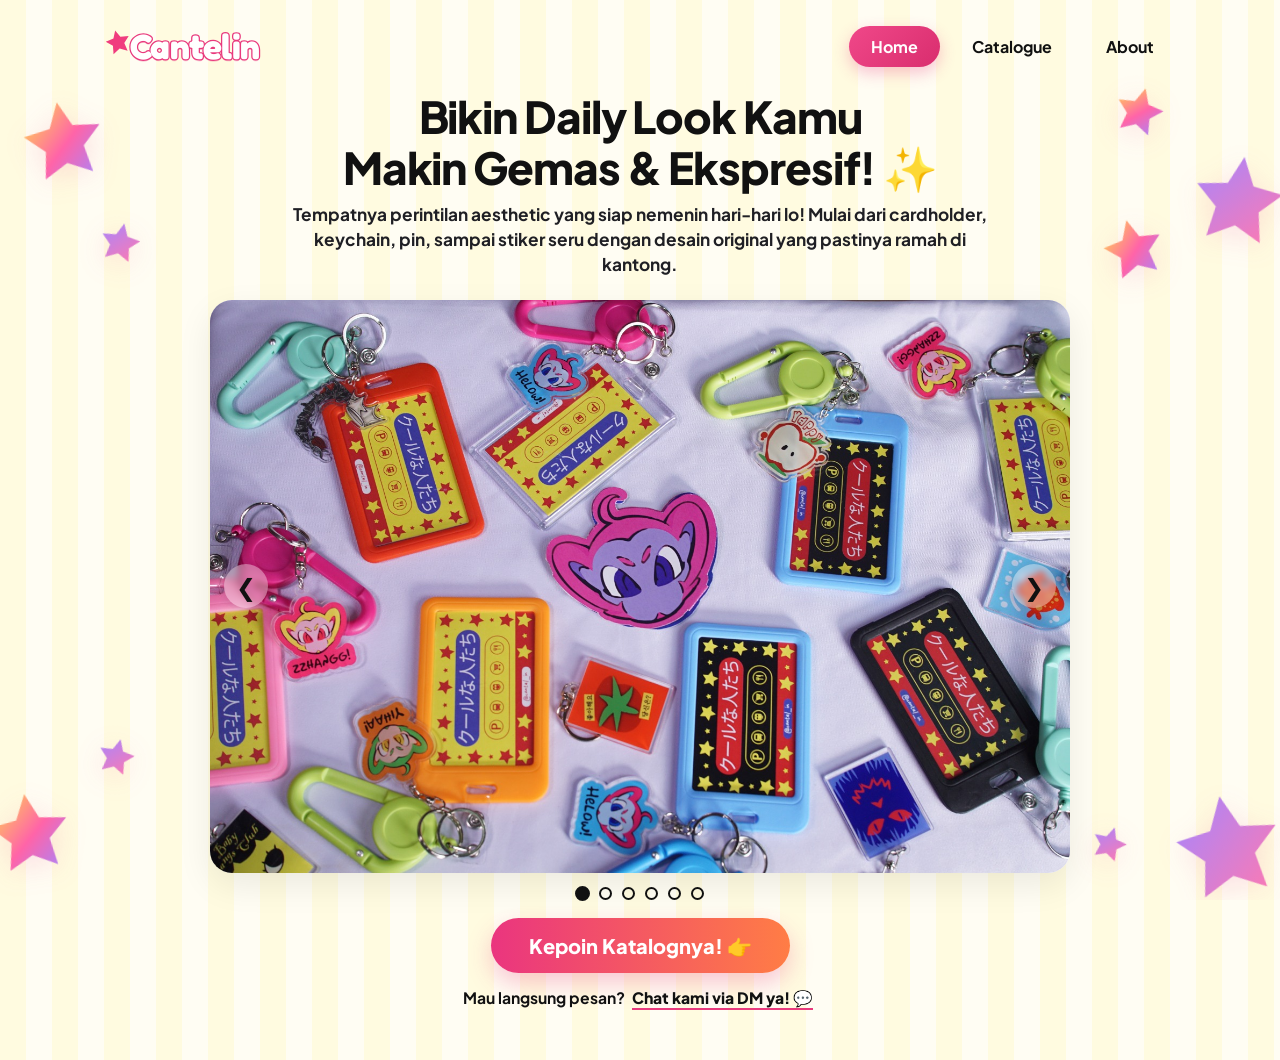
<file: index.html>
<!DOCTYPE html>
<html lang="id">

<head>
  <meta charset="UTF-8" />
  <meta name="viewport" content="width=device-width, initial-scale=1.0" />
  <title>Cantelin — Home</title>
  <link rel="preconnect" href="https://fonts.googleapis.com" />
  <link rel="preconnect" href="https://fonts.gstatic.com" crossorigin />
  <link
    href="https://fonts.googleapis.com/css2?family=Fredoka:wght@600;700&family=Plus+Jakarta+Sans:wght@500;600;700;800&display=swap"
    rel="stylesheet" />
  <link rel="stylesheet" href="css/styles.css?v=20261127-10" />
</head>

<body data-page="home">
  <!-- Decorative Floating Stars -->
  <div class="bg-decor" aria-hidden="true">
    <svg class="decor-star decor-star--tl" viewBox="0 0 100 100">
      <defs>
        <linearGradient id="starGradA" x1="0" y1="0" x2="1" y2="1">
          <stop offset="0%" stop-color="#ffe047" />
          <stop offset="55%" stop-color="#ff64a8" />
          <stop offset="100%" stop-color="#a586ff" />
        </linearGradient>
      </defs>
      <path fill="url(#starGradA)" d="M50 6l12 26 28 4-20 19 5 28-25-13-25 13 5-28-20-19 28-4z" />
    </svg>
    <svg class="decor-star decor-star--tl-sm" viewBox="0 0 100 100">
      <defs>
        <linearGradient id="starGradB" x1="0" y1="0" x2="1" y2="1">
          <stop offset="0%" stop-color="#a586ff" />
          <stop offset="100%" stop-color="#ff79b0" />
        </linearGradient>
      </defs>
      <path fill="url(#starGradB)" d="M50 6l12 26 28 4-20 19 5 28-25-13-25 13 5-28-20-19 28-4z" />
    </svg>
    <svg class="decor-star decor-star--tr-sm" viewBox="0 0 100 100">
      <path fill="url(#starGradA)" d="M50 6l12 26 28 4-20 19 5 28-25-13-25 13 5-28-20-19 28-4z" />
    </svg>
    <svg class="decor-star decor-star--tr" viewBox="0 0 100 100">
      <path fill="url(#starGradB)" d="M50 6l12 26 28 4-20 19 5 28-25-13-25 13 5-28-20-19 28-4z" />
    </svg>
    <svg class="decor-star decor-star--mr" viewBox="0 0 100 100">
      <path fill="url(#starGradA)" d="M50 6l12 26 28 4-20 19 5 28-25-13-25 13 5-28-20-19 28-4z" />
    </svg>
    <svg class="decor-star decor-star--bl" viewBox="0 0 100 100">
      <path fill="url(#starGradA)" d="M50 6l12 26 28 4-20 19 5 28-25-13-25 13 5-28-20-19 28-4z" />
    </svg>
    <svg class="decor-star decor-star--bl-sm" viewBox="0 0 100 100">
      <path fill="url(#starGradB)" d="M50 6l12 26 28 4-20 19 5 28-25-13-25 13 5-28-20-19 28-4z" />
    </svg>
    <svg class="decor-star decor-star--br" viewBox="0 0 100 100">
      <path fill="url(#starGradB)" d="M50 6l12 26 28 4-20 19 5 28-25-13-25 13 5-28-20-19 28-4z" />
    </svg>
    <svg class="decor-star decor-star--br-sm" viewBox="0 0 100 100">
      <path fill="url(#starGradB)" d="M50 6l12 26 28 4-20 19 5 28-25-13-25 13 5-28-20-19 28-4z" />
    </svg>
  </div>

  <div class="page-shell">
    <header class="site-header">
      <a href="index.html" class="brand-logo" aria-label="Cantelin Home">
        <svg class="brand-star" viewBox="0 0 64 64" aria-hidden="true">
          <path fill="#f03d7e"
            d="M32 5l8.2 16.8L59 24.5 45.4 37.7l3.2 18.8L32 47.6l-16.6 8.9 3.2-18.8L5 24.5l18.8-2.7z" />
        </svg>
        <span class="brand-wordmark">Cantelin</span>
      </a>

      <nav class="site-nav" aria-label="Navigasi Utama">
        <a href="index.html" class="nav-link is-active" aria-current="page">Home</a>
        <a href="catalogue.html" class="nav-link">Catalogue</a>
        <a href="about.html" class="nav-link">About</a>
      </nav>
    </header>

    <main class="home-main">
      <h1 class="hero-title">
        Bikin Daily Look Kamu<br />
        Makin Gemas &amp; Ekspresif! ✨
      </h1>
      <p class="hero-subtitle">
        Tempatnya perintilan aesthetic yang siap nemenin hari-hari lo! Mulai dari cardholder,
        keychain, pin, sampai stiker seru dengan desain original yang pastinya ramah di kantong.
      </p>

      <section class="carousel-card" aria-label="Produk Unggulan Cantelin">
        <button type="button" class="carousel-arrow carousel-arrow--prev" id="carousel-prev"
          aria-label="Produk sebelumnya">
          &#10094;
        </button>

        <div class="carousel-stage">
          <button type="button" class="carousel-image-trigger" id="carousel-trigger"
            aria-label="Klik gambar untuk memperbesar">
            <img id="carousel-image" class="carousel-image" src="assets/images/home-slide-1.png"
              alt="Cardholder Cantelin" />
          </button>
        </div>

        <button type="button" class="carousel-arrow carousel-arrow--next" id="carousel-next"
          aria-label="Produk berikutnya">
          &#10095;
        </button>
      </section>

      <div class="carousel-dots" id="carousel-dots" role="tablist" aria-label="Pilih slide produk"></div>

      <a href="catalogue.html" class="cta-pill">
        Kepoin Katalognya! 👉
      </a>

      <p class="dm-prompt">
        Mau langsung pesan?
        <button type="button" class="dm-inline-link" data-dm-link>
          Chat kami via DM ya! 💬
        </button>
      </p>
    </main>
  </div>

  <script src="js/data.js?v=20261126-3"></script>
  <script src="js/main.js?v=20261126-3"></script>
</body>

</html>
</file>
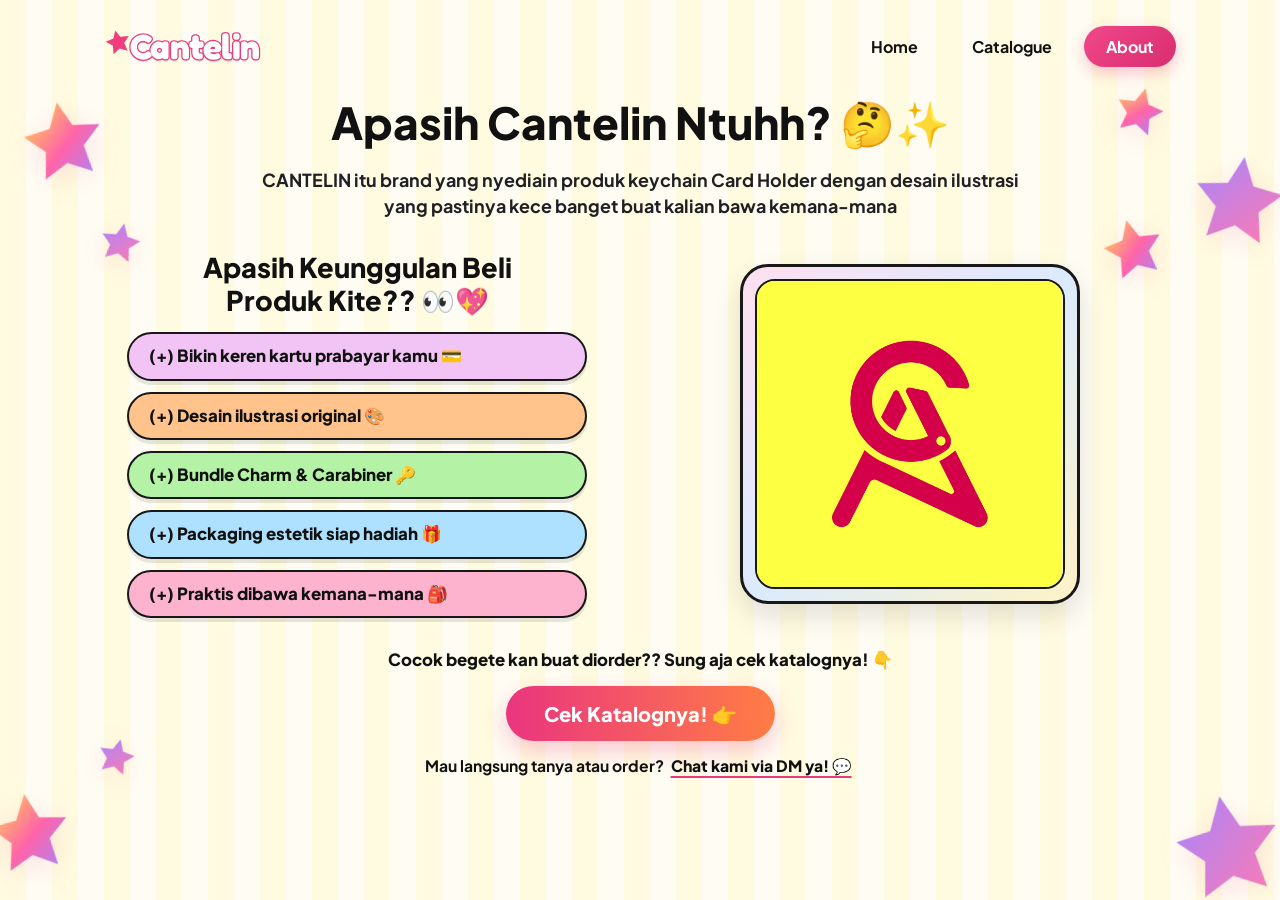
<file: about.html>
<!DOCTYPE html>
<html lang="id">

<head>
  <meta charset="UTF-8" />
  <meta name="viewport" content="width=device-width, initial-scale=1.0" />
  <title>Cantelin — About</title>
  <link rel="preconnect" href="https://fonts.googleapis.com" />
  <link rel="preconnect" href="https://fonts.gstatic.com" crossorigin />
  <link
    href="https://fonts.googleapis.com/css2?family=Fredoka:wght@600;700&family=Plus+Jakarta+Sans:wght@500;600;700;800&display=swap"
    rel="stylesheet" />
  <link rel="stylesheet" href="css/styles.css?v=20261127-10" />
</head>

<body data-page="about">
  <!-- Decorative Floating Stars -->
  <div class="bg-decor" aria-hidden="true">
    <svg class="decor-star decor-star--tl" viewBox="0 0 100 100">
      <defs>
        <linearGradient id="starGradAbtA" x1="0" y1="0" x2="1" y2="1">
          <stop offset="0%" stop-color="#ffe047" />
          <stop offset="55%" stop-color="#ff64a8" />
          <stop offset="100%" stop-color="#a586ff" />
        </linearGradient>
        <linearGradient id="starGradAbtB" x1="0" y1="0" x2="1" y2="1">
          <stop offset="0%" stop-color="#a586ff" />
          <stop offset="100%" stop-color="#ff79b0" />
        </linearGradient>
      </defs>
      <path fill="url(#starGradAbtA)" d="M50 6l12 26 28 4-20 19 5 28-25-13-25 13 5-28-20-19 28-4z" />
    </svg>
    <svg class="decor-star decor-star--tl-sm" viewBox="0 0 100 100">
      <path fill="url(#starGradAbtB)" d="M50 6l12 26 28 4-20 19 5 28-25-13-25 13 5-28-20-19 28-4z" />
    </svg>
    <svg class="decor-star decor-star--tr-sm" viewBox="0 0 100 100">
      <path fill="url(#starGradAbtA)" d="M50 6l12 26 28 4-20 19 5 28-25-13-25 13 5-28-20-19 28-4z" />
    </svg>
    <svg class="decor-star decor-star--tr" viewBox="0 0 100 100">
      <path fill="url(#starGradAbtB)" d="M50 6l12 26 28 4-20 19 5 28-25-13-25 13 5-28-20-19 28-4z" />
    </svg>
    <svg class="decor-star decor-star--mr" viewBox="0 0 100 100">
      <path fill="url(#starGradAbtA)" d="M50 6l12 26 28 4-20 19 5 28-25-13-25 13 5-28-20-19 28-4z" />
    </svg>
    <svg class="decor-star decor-star--bl" viewBox="0 0 100 100">
      <path fill="url(#starGradAbtA)" d="M50 6l12 26 28 4-20 19 5 28-25-13-25 13 5-28-20-19 28-4z" />
    </svg>
    <svg class="decor-star decor-star--bl-sm" viewBox="0 0 100 100">
      <path fill="url(#starGradAbtB)" d="M50 6l12 26 28 4-20 19 5 28-25-13-25 13 5-28-20-19 28-4z" />
    </svg>
    <svg class="decor-star decor-star--br" viewBox="0 0 100 100">
      <path fill="url(#starGradAbtB)" d="M50 6l12 26 28 4-20 19 5 28-25-13-25 13 5-28-20-19 28-4z" />
    </svg>
  </div>

  <div class="page-shell">
    <header class="site-header">
      <a href="index.html" class="brand-logo" aria-label="Cantelin Home">
        <svg class="brand-star" viewBox="0 0 64 64" aria-hidden="true">
          <path fill="#f03d7e"
            d="M32 5l8.2 16.8L59 24.5 45.4 37.7l3.2 18.8L32 47.6l-16.6 8.9 3.2-18.8L5 24.5l18.8-2.7z" />
        </svg>
        <span class="brand-wordmark">Cantelin</span>
      </a>

      <nav class="site-nav" aria-label="Navigasi Utama">
        <a href="index.html" class="nav-link">Home</a>
        <a href="catalogue.html" class="nav-link">Catalogue</a>
        <a href="about.html" class="nav-link is-active" aria-current="page">About</a>
      </nav>
    </header>

    <main class="about-main">
      <h1 class="about-title">Apasih Cantelin Ntuhh? 🤔✨</h1>
      <p class="about-intro">
        CANTELIN itu brand yang nyediain produk keychain Card Holder dengan desain ilustrasi yang pastinya kece banget
        buat kalian bawa kemana-mana
      </p>

      <section class="about-columns" aria-label="Keunggulan Cantelin">
        <div class="about-benefits">
          <h2 class="about-subheading">
            Apasih Keunggulan Beli<br />
            Produk Kite?? 👀💖
          </h2>

          <ul class="benefit-list">
            <li class="benefit-pill benefit-pill--lilac">(+) Bikin keren kartu prabayar kamu 💳</li>
            <li class="benefit-pill benefit-pill--peach">(+) Desain ilustrasi original 🎨</li>
            <li class="benefit-pill benefit-pill--mint">(+) Bundle Charm &amp; Carabiner 🔑</li>
            <li class="benefit-pill benefit-pill--sky">(+) Packaging estetik siap hadiah 🎁</li>
            <li class="benefit-pill benefit-pill--rose">(+) Praktis dibawa kemana-mana 🎒</li>
          </ul>
        </div>

        <div class="about-showcase-wrap">
          <div class="about-showcase-frame">
            <div class="about-showcase-inner">
              <img src="assets/images/about-showcase.png" alt="Koleksi Produk &amp; Packaging Cantelin" />
            </div>
          </div>
        </div>
      </section>

      <p class="about-cta-text">
        Cocok begete kan buat diorder?? Sung aja cek katalognya! 👇
      </p>

      <a href="catalogue.html" class="cta-pill">
        Cek Katalognya! 👉
      </a>

      <p class="dm-prompt">
        Mau langsung tanya atau order?
        <button type="button" class="dm-inline-link" data-dm-link>
          Chat kami via DM ya! 💬
        </button>
      </p>
    </main>
  </div>

  <script src="js/data.js?v=20261127-4"></script>
  <script src="js/main.js?v=20261127-4"></script>
</body>

</html>
</file>
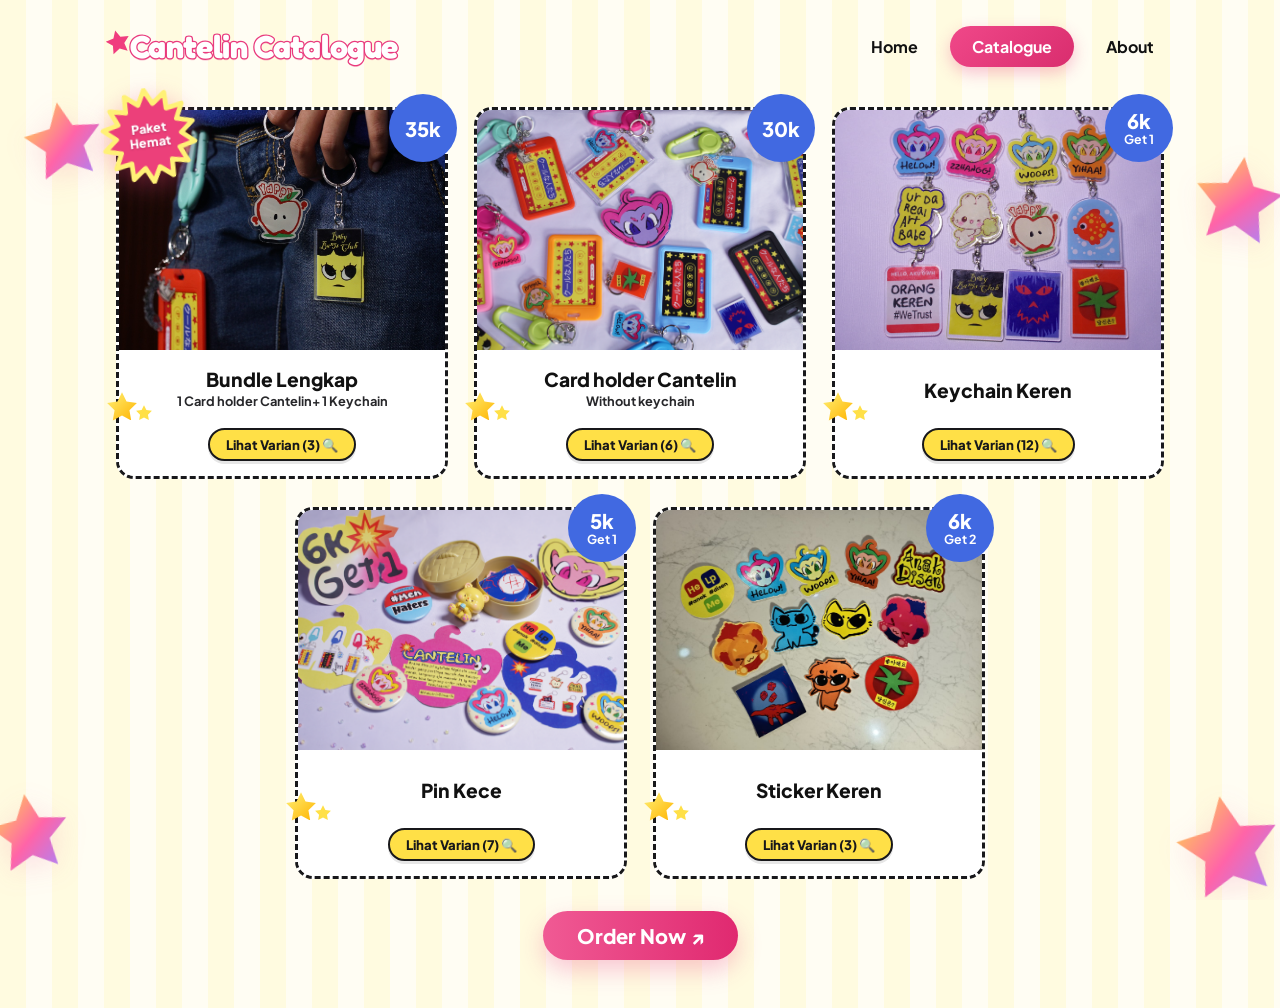
<file: catalogue.html>
<!DOCTYPE html>
<html lang="id">

<head>
  <meta charset="UTF-8" />
  <meta name="viewport" content="width=device-width, initial-scale=1.0" />
  <title>Cantelin — Catalogue</title>
  <link rel="preconnect" href="https://fonts.googleapis.com" />
  <link rel="preconnect" href="https://fonts.gstatic.com" crossorigin />
  <link
    href="https://fonts.googleapis.com/css2?family=Fredoka:wght@600;700&family=Plus+Jakarta+Sans:wght@500;600;700;800&display=swap"
    rel="stylesheet" />
  <link rel="stylesheet" href="css/styles.css?v=20261127-10" />
</head>

<body data-page="catalogue">
  <!-- Decorative Floating Stars -->
  <div class="bg-decor" aria-hidden="true">
    <svg class="decor-star decor-star--tl" viewBox="0 0 100 100">
      <defs>
        <linearGradient id="starGradCatA" x1="0" y1="0" x2="1" y2="1">
          <stop offset="0%" stop-color="#ffe047" />
          <stop offset="55%" stop-color="#ff64a8" />
          <stop offset="100%" stop-color="#a586ff" />
        </linearGradient>
      </defs>
      <path fill="url(#starGradCatA)" d="M50 6l12 26 28 4-20 19 5 28-25-13-25 13 5-28-20-19 28-4z" />
    </svg>
    <svg class="decor-star decor-star--tr" viewBox="0 0 100 100">
      <path fill="url(#starGradCatA)" d="M50 6l12 26 28 4-20 19 5 28-25-13-25 13 5-28-20-19 28-4z" />
    </svg>
    <svg class="decor-star decor-star--bl" viewBox="0 0 100 100">
      <path fill="url(#starGradCatA)" d="M50 6l12 26 28 4-20 19 5 28-25-13-25 13 5-28-20-19 28-4z" />
    </svg>
    <svg class="decor-star decor-star--br" viewBox="0 0 100 100">
      <path fill="url(#starGradCatA)" d="M50 6l12 26 28 4-20 19 5 28-25-13-25 13 5-28-20-19 28-4z" />
    </svg>
  </div>

  <div class="page-shell">
    <header class="site-header">
      <a href="index.html" class="brand-logo brand-logo--catalogue" aria-label="Cantelin Catalogue - Kembali ke Home">
        <svg class="brand-star" viewBox="0 0 64 64" aria-hidden="true">
          <path fill="#f03d7e"
            d="M32 5l8.2 16.8L59 24.5 45.4 37.7l3.2 18.8L32 47.6l-16.6 8.9 3.2-18.8L5 24.5l18.8-2.7z" />
        </svg>
        <span class="brand-wordmark">Cantelin Catalogue</span>
      </a>

      <nav class="site-nav" aria-label="Navigasi Utama">
        <a href="index.html" class="nav-link">Home</a>
        <a href="catalogue.html" class="nav-link is-active" aria-current="page">Catalogue</a>
        <a href="about.html" class="nav-link">About</a>
      </nav>
    </header>

    <main class="catalogue-main">
      <h1 class="sr-only">Cantelin Catalogue</h1>

      <section class="catalogue-grid" id="catalogue-grid" aria-label="Daftar Produk Katalog Cantelin"></section>

      <div class="catalogue-footer-cta">
        <button type="button" class="cta-pill cta-pill--pink" data-dm-link>
          Order Now &#8599;
        </button>
      </div>
    </main>
  </div>

  <script src="js/data.js?v=20261127-10"></script>
  <script src="js/main.js?v=20261127-10"></script>
</body>

</html>
</file>
<file: css/styles.css>
/* =========================================================
   Cantelin — Shared Stylesheet
   ========================================================= */

:root {
  --stripe-a: #fffbe0;
  --stripe-b: #fffdf3;
  --pink: #e93a7d;
  --pink-dark: #d12667;
  --pink-soft: #fde2ee;
  --coral: #ff7a45;
  --ink: #111111;
  --ink-muted: #3f3f46;
  --card-grey: #e9e8ef;
  --white: #ffffff;
  --shadow-soft: 0 12px 34px rgba(17, 17, 17, 0.08);
  --shadow-cta: 0 10px 24px rgba(233, 58, 125, 0.28);
}

*,
*::before,
*::after {
  box-sizing: border-box;
}

html,
body {
  margin: 0;
  padding: 0;
  min-height: 100%;
}

body {
  font-family: "Plus Jakarta Sans", "Nunito", "Segoe UI", system-ui, -apple-system, sans-serif;
  color: var(--ink);
  background: repeating-linear-gradient(90deg,
      var(--stripe-a) 0px,
      var(--stripe-a) 26px,
      var(--stripe-b) 26px,
      var(--stripe-b) 52px);
  position: relative;
  overflow-x: hidden;
  line-height: 1.45;
}

img {
  max-width: 100%;
  display: block;
}

button {
  font-family: inherit;
}

a {
  color: inherit;
}

/* ---------- Decorative Floating Stars & Sparkles ---------- */

.bg-decor {
  position: fixed;
  inset: 0;
  pointer-events: none;
  z-index: 0;
  overflow: hidden;
}

.decor-star,
.decor-sparkle {
  position: absolute;
  filter: drop-shadow(0 6px 14px rgba(233, 58, 125, 0.14));
  animation: floatGentle 6s ease-in-out infinite;
}

.decor-star--tl {
  top: 96px;
  left: 16px;
  width: 96px;
  transform: rotate(-10deg);
}

.decor-star--tl-sm {
  top: 220px;
  left: 96px;
  width: 48px;
  transform: rotate(12deg);
  animation-delay: -1.8s;
}

.decor-star--tr-sm {
  top: 84px;
  right: 112px;
  width: 58px;
  transform: rotate(15deg);
  animation-delay: -2.5s;
}

.decor-star--tr {
  top: 150px;
  right: -12px;
  width: 108px;
  transform: rotate(8deg);
  animation-delay: -0.9s;
}

.decor-star--mr {
  top: 215px;
  right: 110px;
  width: 72px;
  transform: rotate(-14deg);
  animation-delay: -3.2s;
}

.decor-star--bl {
  bottom: 16px;
  left: -18px;
  width: 96px;
  transform: rotate(-8deg);
  animation-delay: -1.2s;
}

.decor-star--bl-sm {
  bottom: 120px;
  left: 94px;
  width: 44px;
  transform: rotate(14deg);
  animation-delay: -4s;
}

.decor-star--br {
  bottom: -14px;
  right: -12px;
  width: 126px;
  transform: rotate(-10deg);
  animation-delay: -2.1s;
}

.decor-star--br-sm {
  bottom: 34px;
  right: 150px;
  width: 42px;
  transform: rotate(18deg);
  animation-delay: -0.5s;
}

@keyframes floatGentle {

  0%,
  100% {
    translate: 0 0;
  }

  50% {
    translate: 0 -8px;
  }
}

/* ---------- Page Container & Header / Navbar ---------- */

.page-shell {
  position: relative;
  z-index: 1;
  max-width: 1120px;
  margin: 0 auto;
  padding: 20px 24px 48px;
  min-height: 100vh;
  display: flex;
  flex-direction: column;
}

.site-header {
  display: flex;
  align-items: center;
  justify-content: space-between;
  gap: 16px;
  padding: 6px 0 18px;
}

.brand-logo {
  display: inline-flex;
  align-items: center;
  gap: 2px;
  text-decoration: none;
  position: relative;
  transition: transform 0.2s ease;
}

.brand-logo:hover {
  transform: scale(1.04) rotate(-1deg);
}

.brand-star {
  width: 28px;
  height: 28px;
  flex-shrink: 0;
  margin-right: -4px;
  margin-top: -10px;
  transform: rotate(-14deg);
}

.brand-wordmark {
  font-family: "Fredoka", "Plus Jakarta Sans", sans-serif;
  font-weight: 700;
  font-size: clamp(1.75rem, 3vw, 2.2rem);
  letter-spacing: -0.02em;
  color: #ffffff;
  -webkit-text-stroke: 2.5px var(--pink);
  paint-order: stroke fill;
  text-shadow: 0 2px 0 rgba(233, 58, 125, 0.28);
  line-height: 1;
}

.site-nav {
  display: flex;
  align-items: center;
  gap: 10px;
}

.nav-link {
  text-decoration: none;
  font-weight: 700;
  font-size: 1rem;
  color: var(--ink);
  padding: 9px 22px;
  border-radius: 999px;
  transition: background-color 0.2s ease, color 0.2s ease, transform 0.15s ease;
}

.nav-link:hover:not(.is-active) {
  background-color: rgba(233, 58, 125, 0.12);
  color: var(--pink-dark);
}

.nav-link.is-active {
  background: linear-gradient(135deg, #f04889, #d92d6e);
  color: #ffffff;
  box-shadow: 0 6px 16px rgba(233, 58, 125, 0.3);
}

/* ---------- Shared Buttons & DM Link ---------- */

.cta-pill {
  display: inline-flex;
  align-items: center;
  justify-content: center;
  gap: 8px;
  padding: 13px 38px;
  border-radius: 999px;
  border: none;
  cursor: pointer;
  text-decoration: none;
  font-weight: 800;
  font-size: 1.25rem;
  color: #ffffff;
  background: linear-gradient(90deg, #ea357f 0%, #ff7d45 100%);
  box-shadow: var(--shadow-cta);
  transition: transform 0.18s ease, box-shadow 0.18s ease, filter 0.18s ease;
}

.cta-pill:hover {
  transform: translateY(-2px) scale(1.02);
  box-shadow: 0 14px 28px rgba(233, 58, 125, 0.36);
  filter: brightness(1.03);
}

.cta-pill:active {
  transform: translateY(0) scale(0.99);
}

.cta-pill--pink {
  background: linear-gradient(90deg, #f05a94 0%, #e02970 100%);
  padding: 12px 34px;
}

.dm-prompt {
  margin: 12px 0 0;
  font-size: 0.98rem;
  font-weight: 700;
  color: var(--ink);
  text-align: center;
}

.dm-inline-link {
  background: none;
  border: none;
  padding: 2px 4px;
  margin: 0;
  font: inherit;
  font-weight: 800;
  color: var(--ink);
  cursor: pointer;
  text-decoration: underline;
  text-decoration-color: var(--pink);
  text-decoration-thickness: 2px;
  text-underline-offset: 4px;
  border-radius: 6px;
  transition: color 0.18s ease, background-color 0.18s ease;
}

.dm-inline-link:hover {
  color: var(--pink-dark);
  background-color: rgba(233, 58, 125, 0.1);
}

.dm-dummy-link {
  background: none;
  border: none;
  font: inherit;
  font-weight: 700;
  color: var(--ink);
  cursor: pointer;
  padding: 4px 8px;
  border-radius: 8px;
  transition: color 0.18s ease, background-color 0.18s ease;
}

.dm-dummy-link:hover {
  color: var(--pink-dark);
  background-color: rgba(233, 58, 125, 0.1);
  text-decoration: underline;
}

/* ---------- HOME PAGE (index.html) ---------- */

.home-main {
  flex: 1;
  display: flex;
  flex-direction: column;
  align-items: center;
  text-align: center;
  padding-top: 6px;
}

.hero-title {
  margin: 0 0 10px;
  font-size: clamp(1.8rem, 3.8vw, 2.75rem);
  font-weight: 800;
  line-height: 1.15;
  letter-spacing: -0.025em;
  color: var(--ink);
}

.hero-subtitle {
  max-width: 720px;
  margin: 0 0 22px;
  font-size: clamp(0.95rem, 1.5vw, 1.08rem);
  font-weight: 700;
  color: #1f1f24;
  line-height: 1.45;
}

.carousel-card {
  width: 100%;
  max-width: 860px;
  background: var(--white);
  border-radius: 22px;
  box-shadow: var(--shadow-soft);
  padding: 0;
  position: relative;
  overflow: hidden;
}

.carousel-arrow {
  position: absolute;
  top: 50%;
  transform: translateY(-50%);
  z-index: 2;
  width: 44px;
  height: 44px;
  border-radius: 50%;
  border: none;
  background: rgba(255, 255, 255, 0.36);
  backdrop-filter: blur(3px);
  box-shadow: 0 2px 8px rgba(0, 0, 0, 0.1);
  color: var(--ink);
  font-size: 1.5rem;
  font-weight: 800;
  display: inline-flex;
  align-items: center;
  justify-content: center;
  cursor: pointer;
  transition: background-color 0.18s ease, transform 0.15s ease, color 0.18s ease;
}

.carousel-arrow--prev {
  left: 14px;
}

.carousel-arrow--next {
  right: 14px;
}

.carousel-arrow:hover {
  background: rgba(255, 255, 255, 0.65);
  color: var(--pink-dark);
  transform: translateY(-50%) scale(1.08);
}

.carousel-stage {
  width: 100%;
  display: block;
}

.carousel-image-trigger {
  width: 100%;
  background: none;
  border: none;
  padding: 0;
  overflow: hidden;
  cursor: pointer;
  display: block;
  position: relative;
}

.carousel-image-trigger:hover .carousel-image {
  transform: scale(1.02);
}

.carousel-image {
  width: 100%;
  aspect-ratio: 3 / 2;
  height: auto;
  object-fit: cover;
  display: block;
  transition: transform 0.25s ease;
}

.click-hint {
  display: inline-flex;
  align-items: center;
  gap: 5px;
  margin-top: 6px;
  padding: 4px 12px;
  border-radius: 999px;
  background: #fff2f8;
  border: 1px solid rgba(233, 58, 125, 0.3);
  color: var(--pink-dark);
  font-size: 0.78rem;
  font-weight: 700;
}

.carousel-caption {
  margin: 2px 0 0;
  font-size: clamp(1.35rem, 2.5vw, 1.85rem);
  font-weight: 800;
  color: var(--ink);
}

.carousel-dots {
  display: flex;
  align-items: center;
  justify-content: center;
  gap: 10px;
  margin: 14px 0 18px;
}

.carousel-dot {
  width: 13px;
  height: 13px;
  border-radius: 50%;
  border: 2px solid var(--ink);
  background: transparent;
  padding: 0;
  cursor: pointer;
  transition: transform 0.18s ease, background-color 0.18s ease;
}

.carousel-dot.is-active {
  background: var(--ink);
  transform: scale(1.15);
}

/* ---------- CATALOGUE PAGE (catalogue.html) ---------- */

.sr-only {
  position: absolute;
  width: 1px;
  height: 1px;
  padding: 0;
  margin: -1px;
  overflow: hidden;
  clip: rect(0, 0, 0, 0);
  white-space: nowrap;
  border: 0;
}

.brand-logo--catalogue .brand-wordmark {
  font-size: clamp(1.45rem, 2.6vw, 2rem);
}

.catalogue-main {
  flex: 1;
  display: flex;
  flex-direction: column;
  align-items: center;
  padding-top: 22px;
}

.catalogue-grid {
  width: 100%;
  display: flex;
  flex-wrap: wrap;
  justify-content: center;
  gap: 28px 26px;
  margin-bottom: 30px;
}

.product-card {
  position: relative;
  width: 332px;
  height: 372px;
  max-width: 100%;
  background: var(--white);
  border: 3px dashed hsl(240, 6%, 10%);
  border-radius: 18px;
  padding: 0;
  display: flex;
  flex-direction: column;
  align-items: center;
  justify-content: flex-start;
  transition: transform 0.2s ease, box-shadow 0.2s ease;
}

.product-card:hover {
  transform: translateY(-3px);
  box-shadow: 0 14px 30px rgba(17, 17, 17, 0.12);
}

.product-label-box {
  width: 100%;
  height: 70px;
  min-height: 70px;
  padding: 18px 12px 2px;
  display: flex;
  flex-direction: column;
  justify-content: flex-start;
  text-align: center;
  background: #ffffff;
}

.product-label-title {
  margin: 0;
  font-size: 1.2rem;
  font-weight: 800;
  line-height: 1.15;
  color: var(--ink);
}

.product-label-sub {
  margin: 2px 0 0;
  font-size: 0.8rem;
  font-weight: 700;
  color: #27272a;
}

.product-card--no-sub .product-label-box {
  justify-content: center;
  padding: 10px 12px 0;
}

.product-card--no-variants .product-label-box {
  height: auto;
  flex: 1;
  justify-content: center;
  padding: 12px;
  border-radius: 0 0 15px 15px;
}


.price-badge-stack {
  position: absolute;
  top: -16px;
  right: -12px;
  display: flex;
  flex-direction: column;
  align-items: center;
  z-index: 4;
}

.price-badge {
  width: 68px;
  height: 68px;
  border-radius: 50%;
  background: #4169e1;
  color: #ffffff;
  display: flex;
  flex-direction: column;
  align-items: center;
  justify-content: center;
  text-align: center;
  border: none;
  box-shadow: none;
  line-height: 1.05;
}

.price-badge-main {
  font-size: 1.25rem;
  font-weight: 800;
}

.price-badge-sub {
  font-size: 0.78rem;
  font-weight: 700;
  margin-top: 2px;
}

.price-badge-extra {
  position: absolute;
  top: -22px;
  left: -18px;
  z-index: 4;
  width: 96px;
  height: 96px;
  display: flex;
  align-items: center;
  justify-content: center;
  text-align: center;
  filter: drop-shadow(0 7px 12px rgba(236, 64, 122, 0.34));
  transform: rotate(-7deg);
}

.price-badge-starburst {
  position: absolute;
  inset: 0;
  width: 100%;
  height: 100%;
}

.price-badge-starburst polygon {
  fill: #ec407a;
  stroke: #fff176;
  stroke-width: 5;
  stroke-linejoin: round;
}

.price-badge-extra-text {
  position: relative;
  z-index: 1;
  max-width: 62px;
  color: #ffffff;
  font-size: 0.78rem;
  font-weight: 900;
  line-height: 1.12;
  text-shadow: 0 1px 2px rgba(86, 14, 47, 0.28);
}

.card-corner-stars {
  position: absolute;
  bottom: 52px;
  left: -14px;
  pointer-events: none;
  z-index: 3;
  display: flex;
  align-items: flex-end;
  gap: 2px;
}

.card-variant-action {
  width: 100%;
  height: 56px;
  min-height: 56px;
  margin-top: auto;
  padding: 4px 12px 12px;
  display: flex;
  justify-content: center;
  align-items: center;
  z-index: 3;
  background: white;
  border-radius: 0 0 15px 15px;
}

.product-image-btn {
  width: 100%;
  height: 240px;
  flex-shrink: 0;
  background: transparent;
  border: none;
  border-radius: 15px 15px 0 0;
  padding: 0;
  overflow: hidden;
  cursor: pointer;
  position: relative;
  display: block;
}

.product-image-btn:hover img {
  transform: scale(1.04);
}

.product-image-btn img {
  width: 100%;
  height: 100%;
  object-fit: cover;
  display: block;
  transition: transform 0.22s ease;
}

.view-variants-btn {
  display: inline-flex;
  align-items: center;
  justify-content: center;
  gap: 6px;
  padding: 6px 16px;
  border-radius: 999px;
  border: 2px solid #18181b;
  background: #ffe047;
  font-size: 0.82rem;
  font-weight: 800;
  color: #18181b;
  cursor: pointer;
  box-shadow: 0 3px 0 rgba(17, 17, 17, 0.1);
  transition: background-color 0.16s ease, color 0.16s ease, border-color 0.16s ease, transform 0.15s ease;
}

.view-variants-btn:hover {
  background: #ffd000;
  border-color: #18181b;
  color: #18181b;
  transform: translateY(-1px);
}

.variant-dot {
  width: 9px;
  height: 9px;
  border-radius: 50%;
  border: 1px solid rgba(0, 0, 0, 0.35);
  flex-shrink: 0;
}

.catalogue-footer-cta {
  display: flex;
  flex-direction: column;
  align-items: center;
  gap: 8px;
  margin-top: 2px;
}

/* ---------- ABOUT PAGE (about.html) ---------- */

.about-main {
  flex: 1;
  display: flex;
  flex-direction: column;
  align-items: center;
  text-align: center;
  padding-top: 6px;
}

.about-title {
  margin: 0 0 12px;
  font-size: clamp(1.85rem, 3.8vw, 2.75rem);
  font-weight: 800;
  color: var(--ink);
}

.about-intro {
  max-width: 780px;
  margin: 0 0 32px;
  font-size: clamp(0.98rem, 1.5vw, 1.12rem);
  font-weight: 700;
  color: #1f1f24;
}

.about-columns {
  width: 100%;
  display: grid;
  grid-template-columns: 1fr 1.05fr;
  align-items: center;
  gap: 34px;
  margin-bottom: 30px;
}

.about-benefits {
  display: flex;
  flex-direction: column;
  align-items: center;
}

.about-subheading {
  margin: 0 0 16px;
  font-size: clamp(1.3rem, 2.5vw, 1.7rem);
  font-weight: 800;
  line-height: 1.2;
}

.benefit-list {
  list-style: none;
  margin: 0;
  padding: 0;
  width: 100%;
  max-width: 460px;
  display: flex;
  flex-direction: column;
  gap: 11px;
}

.benefit-pill {
  padding: 10px 20px;
  border-radius: 999px;
  border: 2.5px solid #18181b;
  font-weight: 800;
  font-size: clamp(0.92rem, 1.4vw, 1.05rem);
  text-align: left;
  color: var(--ink);
  box-shadow: 0 4px 0 rgba(17, 17, 17, 0.1);
}

.benefit-pill--lilac {
  background: #f2c4f5;
}

.benefit-pill--peach {
  background: #ffc38b;
}

.benefit-pill--mint {
  background: #b4f2a6;
}

.benefit-pill--sky {
  background: #aee1ff;
}

.benefit-pill--rose {
  background: #fdb3ce;
}

.about-showcase-wrap {
  position: relative;
  display: flex;
  justify-content: center;
}

.about-showcase-frame {
  position: relative;
  width: 100%;
  max-width: 340px;
  aspect-ratio: 1 / 1;
  background: linear-gradient(135deg, #fde0ef 0%, #dbeafe 50%, #fef3c7 100%);
  border: 3.5px solid #18181b;
  border-radius: 28px;
  padding: 12px;
  box-shadow: 0 12px 28px rgba(17, 17, 17, 0.12);
}

.about-showcase-inner {
  width: 100%;
  height: 100%;
  background: #e9e8ef;
  border: 2.5px solid #18181b;
  border-radius: 20px;
  padding: 0;
  overflow: hidden;
  display: flex;
  align-items: center;
  justify-content: center;
  position: relative;
}

.about-showcase-inner img {
  width: 100%;
  height: 100%;
  max-height: none;
  object-fit: cover;
}

.about-cta-text {
  margin: 0 0 14px;
  font-size: 1.05rem;
  font-weight: 800;
}

/* ---------- POPUP CONTAINER MODAL (Image & Variant Detail) ---------- */

.modal-backdrop {
  position: fixed;
  inset: 0;
  background: rgba(17, 17, 22, 0.62);
  backdrop-filter: blur(5px);
  display: none;
  align-items: center;
  justify-content: center;
  padding: 20px;
  z-index: 100;
}

.modal-backdrop.is-open {
  display: flex;
  animation: fadeIn 0.18s ease-out;
}

@keyframes fadeIn {
  from {
    opacity: 0;
  }

  to {
    opacity: 1;
  }
}

.modal-container {
  position: relative;
  width: 100%;
  max-width: 820px;
  max-height: 92vh;
  overflow-y: auto;
  background: #fffdf4;
  border: 3.5px solid #18181b;
  border-radius: 26px;
  box-shadow: 0 24px 60px rgba(0, 0, 0, 0.28);
  padding: 26px;
  display: grid;
  grid-template-columns: 1.05fr 1fr;
  gap: 24px;
  animation: popIn 0.2s cubic-bezier(0.22, 1, 0.36, 1);
}

@keyframes popIn {
  from {
    opacity: 0;
    transform: scale(0.94) translateY(10px);
  }

  to {
    opacity: 1;
    transform: scale(1) translateY(0);
  }
}

.modal-container--zoom-only {
  grid-template-columns: 1fr;
  max-width: 820px;
  padding: 14px;
}

.modal-container--zoom-only .modal-details {
  display: none;
}

.modal-container--zoom-only .modal-image-box {
  min-height: 0;
  padding: 0;
  background: transparent;
  overflow: hidden;
  border: none;
  border-radius: 18px;
}

.modal-container--zoom-only .modal-image-box img {
  width: 100%;
  height: auto;
  max-height: 82vh;
  object-fit: contain;
}

.modal-zoom-caption {
  display: none;
}

.modal-close-btn {
  position: absolute;
  top: 14px;
  right: 14px;
  width: 38px;
  height: 38px;
  padding: 0;
  line-height: 1;
  border-radius: 50%;
  border: 2px solid #18181b;
  background: #ffffff;
  color: var(--ink);
  cursor: pointer;
  display: inline-flex;
  align-items: center;
  justify-content: center;
  transition: background-color 0.16s ease, color 0.16s ease;
}

.modal-close-btn:hover {
  background: var(--pink);
  border-color: var(--pink-dark);
  color: #ffffff;
}

.modal-image-box {
  background: var(--card-grey);
  border: 2.5px dashed #18181b;
  border-radius: 20px;
  padding: 18px;
  display: flex;
  flex-direction: column;
  align-items: center;
  justify-content: center;
  min-height: 280px;
  gap: 10px;
}

.modal-image-box img {
  max-height: 270px;
  width: auto;
  object-fit: contain;
}

.modal-details {
  display: flex;
  flex-direction: column;
  justify-content: space-between;
  gap: 14px;
  padding-right: 18px;
}

.modal-badge-row {
  display: flex;
  flex-wrap: wrap;
  align-items: center;
  gap: 8px;
  margin-bottom: 10px;
}

.modal-price-pill {
  background: #111111;
  color: #ffffff;
  font-weight: 800;
  font-size: 0.88rem;
  padding: 5px 14px;
  border-radius: 999px;
}

.modal-badge-row[data-product-id="Bundle Lengkap"] .modal-price-pill {
  background: #4169e1;
}

.modal-sub-pill {
  background: var(--pink-soft);
  color: var(--pink-dark);
  border: 1.5px solid var(--pink);
  font-weight: 800;
  font-size: 0.82rem;
  padding: 4px 12px;
  border-radius: 999px;
}

.modal-title {
  margin: 0 0 6px;
  font-size: 1.65rem;
  font-weight: 800;
  line-height: 1.2;
}

.modal-variant-active {
  margin: 0 0 8px;
  font-size: 0.96rem;
  font-weight: 800;
  color: var(--pink-dark);
}

.modal-desc {
  margin: 4px 0 16px;
  font-size: 0.94rem;
  font-weight: 600;
  line-height: 1.55;
  color: var(--ink-muted);
}

#modal-variants-section {
  margin-top: 4px;
}

.modal-variants-heading {
  margin: 4px 0 8px;
  font-size: 0.85rem;
  font-weight: 800;
  text-transform: uppercase;
  letter-spacing: 0.04em;
  color: #3f3f46;
}

.modal-variants-grid {
  display: flex;
  flex-wrap: wrap;
  gap: 8px;
}

.modal-variant-btn {
  display: inline-flex;
  align-items: center;
  gap: 7px;
  padding: 6px 11px;
  border-radius: 12px;
  border: 2px solid #222222;
  background: #ffffff;
  font-size: 0.82rem;
  font-weight: 800;
  color: var(--ink);
  cursor: pointer;
  transition: all 0.16s ease;
}

.modal-variant-btn:hover {
  background: #fff0f6;
  border-color: var(--pink);
}

.modal-variant-btn.is-active {
  background: var(--pink);
  border-color: var(--pink-dark);
  color: #ffffff;
}

.modal-variant-thumb {
  width: 26px;s
  height: 26px;
  border-radius: 6px;
  background: #f4f4f6;
  object-fit: contain;
}

.modal-variant-btn--image-only {
  padding: 6px;
  border-radius: 14px;
}

.modal-variant-thumb--lg {
  width: 72px;
  height: 72px;
  border-radius: 10px;
  background: var(--card-grey);
}

.modal-actions {
  display: flex;
  flex-wrap: wrap;
  gap: 10px;
  margin-top: 6px;
}

.modal-action-primary {
  flex: 1;
  min-width: 170px;
  padding: 11px 18px;
  border-radius: 999px;
  border: none;
  background: linear-gradient(90deg, #ea357f, #ff7d45);
  color: #ffffff;
  font-weight: 800;
  font-size: 0.95rem;
  cursor: pointer;
  text-decoration: none;
  text-align: center;
  box-shadow: 0 8px 18px rgba(233, 58, 125, 0.25);
}

.modal-action-primary:hover {
  filter: brightness(1.05);
}

.modal-action-secondary {
  display: inline-flex;
  align-items: center;
  justify-content: center;
  padding: 11px 18px;
  border-radius: 999px;
  border: 2px solid #18181b;
  background: #ffffff;
  color: var(--ink);
  font-weight: 800;
  font-size: 0.9rem;
  text-decoration: none;
  cursor: pointer;
}

.modal-action-secondary:hover {
  background: #f4f4f5;
}

/* ---------- Responsive ---------- */

@media (max-width: 860px) {
  .about-columns {
    display: contents;
  }

  .about-showcase-wrap {
    order: 1;
    width: 100%;
    margin: 4px 0 22px;
  }

  .about-title {
    order: 2;
  }

  .about-intro {
    order: 3;
    margin-bottom: 24px;
  }

  .about-benefits {
    order: 4;
    width: 100%;
    margin-bottom: 26px;
  }

  .about-cta-text {
    order: 5;
  }

  .about-main .cta-pill {
    order: 6;
  }

  .about-main .dm-prompt {
    order: 7;
  }

  .modal-container {
    grid-template-columns: 1fr;
    padding: 20px;
  }

  .modal-details {
    padding-right: 0;
  }
}

@media (max-width: 640px) {
  .page-shell {
    padding: 14px 16px 36px;
  }

  .site-header {
    flex-direction: column;
    gap: 10px;
    padding-bottom: 14px;
  }

  .brand-logo--catalogue .brand-wordmark {
    font-size: clamp(1.32rem, 5.8vw, 1.7rem);
  }

  .site-nav {
    flex-wrap: wrap;
    justify-content: center;
    gap: 6px;
  }

  .nav-link {
    padding: 7px 14px;
    font-size: 0.9rem;
  }

  .hero-title,
  .about-title {
    font-size: clamp(1.5rem, 6.4vw, 1.9rem);
  }

  .hero-subtitle,
  .about-intro {
    font-size: 0.92rem;
    margin-bottom: 18px;
  }

  .carousel-card {
    border-radius: 18px;
  }

  .carousel-image {
    aspect-ratio: 3 / 2;
    height: auto;
  }

  .carousel-arrow {
    width: 34px;
    height: 34px;
    font-size: 1.15rem;
  }

  .carousel-arrow--prev {
    left: 8px;
  }

  .carousel-arrow--next {
    right: 8px;
  }

  .cta-pill {
    padding: 11px 28px;
    font-size: 1.05rem;
  }

  .catalogue-main {
    padding-top: 16px;
  }

  .catalogue-grid {
    gap: 28px 16px;
  }

  .product-card {
    width: 100%;
    max-width: 360px;
  }

  .price-badge-stack {
    right: -6px;
    top: -14px;
  }

  .price-badge-extra {
    left: -6px;
    top: -14px;
  }

  .about-showcase-frame {
    max-width: 240px;
    padding: 10px;
    border-radius: 22px;
  }

  .about-showcase-inner {
    border-radius: 15px;
  }

  .benefit-pill {
    padding: 9px 15px;
    font-size: 0.88rem;
  }

  .decor-star {
    opacity: 0.45;
  }

  .modal-backdrop {
    padding: 12px;
  }

  .modal-container {
    padding: 18px 16px;
    border-radius: 20px;
  }

  .modal-container--zoom-only {
    padding: 10px;
  }
}
</file>
